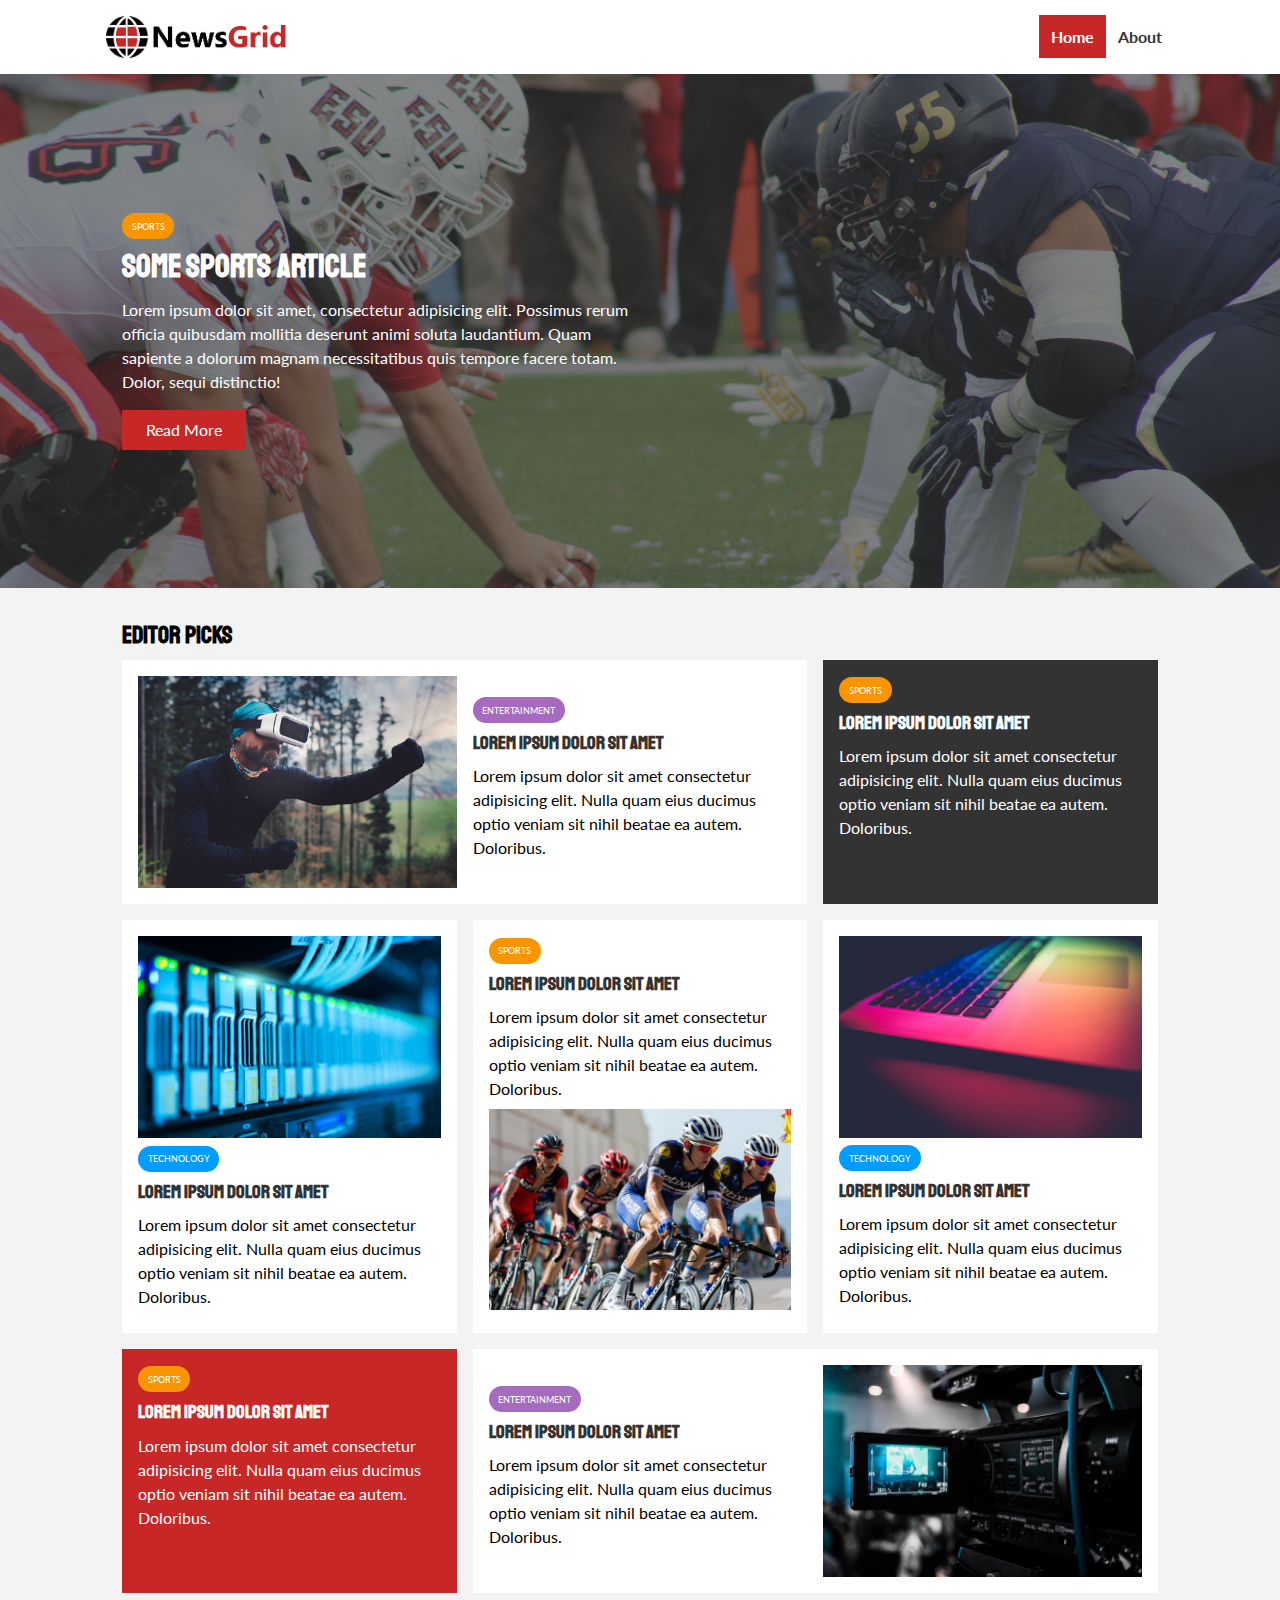
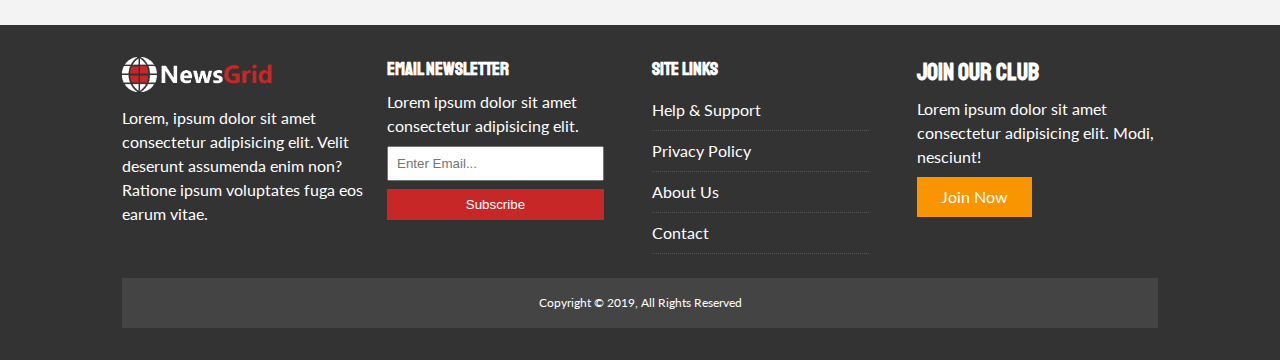
<file: newsgrid-by_Brad/index.html>
<!DOCTYPE html>
<html lang="en">
<head>
  <meta charset="UTF-8">
  <meta name="viewport" content="width=device-width, initial-scale=1.0">
  <meta http-equiv="X-UA-Compatible" content="ie=edge">
  <link rel="stylesheet" href="https://use.fontawesome.com/releases/v5.6.3/css/all.css" integrity="sha384-UHRtZLI+pbxtHCWp1t77Bi1L4ZtiqrqD80Kn4Z8NTSRyMA2Fd33n5dQ8lWUE00s/" crossorigin="anonymous">
  <link href="https://fonts.googleapis.com/css?family=Lato|Staatliches" rel="stylesheet">
  <link rel="stylesheet" href="css/style.css">
  <link rel="stylesheet" media="screen and (max-width: 768px)" href="css/mobile.css">
  <link rel="shortcut icon" type="image/x-icon" href="favicon.ico">
  <title>NewsGrid | Latest News</title>
</head>
<body>
  <nav id="main-nav">
    <div class="container">
      <img src="img/logo.png" alt="NewsGrid" class="logo">
      <div class="social">
        <a href="http://facebook.com" target="_blank"><i class="fab fa-facebook fa-2x"></i></a>
        <a href="http://twitter.com" target="_blank"><i class="fab fa-twitter fa-2x"></i></a>
        <a href="http://instagram.com" target="_blank"><i class="fab fa-instagram fa-2x"></i></a>
        <a href="http://youtube.com" target="_blank"><i class="fab fa-youtube fa-2x"></i></a>
      </div>
      <ul>
        <li><a class="current" href="index.html">Home</a></li>
        <li><a href="about.html">About</a></li>
      </ul>
    </div>
  </nav>

  <!-- Showcase -->
  <header id="showcase">
    <div class="container">
      <div class="showcase-container">
        <div class="showcase-content">
          <div class="category category-sports">Sports</div>
          <h1>Some Sports Article</h1>
          <p>Lorem ipsum dolor sit amet, consectetur adipisicing elit. Possimus rerum officia quibusdam mollitia deserunt animi soluta laudantium. Quam sapiente a dolorum magnam necessitatibus quis tempore facere totam. Dolor, sequi distinctio!</p>
          <a href="article.html" class="btn btn-primary">Read More</a>
        </div>
      </div>
    </div>
  </header>

  <!-- Home Articles -->
  <section id="home-articles" class="py-2">
    <div class="container">
        <h2>Editor Picks</h2>
        <div class="articles-container">
          <article class="card">
            <img src="img/articles/ent1.jpg" alt="">
            <div>
              <div class="category category-ent">Entertainment</div>
              <h3>
                <a href="article.html">Lorem ipsum dolor sit amet</a>
              </h3>
              <p>Lorem ipsum dolor sit amet consectetur adipisicing elit. Nulla quam eius ducimus optio veniam sit nihil beatae ea autem. Doloribus.</p>
            </div>
          </article>
          <article class="card bg-dark">
            <div class="category category-sports">Sports</div>
            <h3>
              <a href="article.html">Lorem ipsum dolor sit amet</a>
            </h3>
            <p>Lorem ipsum dolor sit amet consectetur adipisicing elit. Nulla quam eius ducimus optio veniam sit nihil beatae ea autem. Doloribus.</p>
          </article>
          <article class="card">
            <img src="img/articles/tech1.jpg" alt="">
            <div class="category category-tech">Technology</div>
            <h3>
              <a href="article.html">Lorem ipsum dolor sit amet</a>
            </h3>
            <p>Lorem ipsum dolor sit amet consectetur adipisicing elit. Nulla quam eius ducimus optio veniam sit nihil beatae ea autem. Doloribus.</p>
          </article>
          <article class="card">
            <div class="category category-sports">Sports</div>
            <h3>
              <a href="article.html">Lorem ipsum dolor sit amet</a>
            </h3>
            <p>Lorem ipsum dolor sit amet consectetur adipisicing elit. Nulla quam eius ducimus optio veniam sit nihil beatae ea autem. Doloribus.</p>
            <img src="img/articles/sports1.jpg" alt="">
          </article>
          <article class="card">
            <img src="img/articles/tech2.jpg" alt="">
            <div class="category category-tech">Technology</div>
            <h3>
              <a href="article.html">Lorem ipsum dolor sit amet</a>
            </h3>
            <p>Lorem ipsum dolor sit amet consectetur adipisicing elit. Nulla quam eius ducimus optio veniam sit nihil beatae ea autem. Doloribus.</p>
          </article>
          <article class="card bg-primary">
            <div class="category category-sports">Sports</div>
            <h3>
              <a href="article.html">Lorem ipsum dolor sit amet</a>
            </h3>
            <p>Lorem ipsum dolor sit amet consectetur adipisicing elit. Nulla quam eius ducimus optio veniam sit nihil beatae ea autem. Doloribus.</p>
          </article>
          <article class="card">
            <div>
              <div class="category category-ent">Entertainment</div>
              <h3>
                <a href="article.html">Lorem ipsum dolor sit amet</a>
              </h3>
              <p>Lorem ipsum dolor sit amet consectetur adipisicing elit. Nulla quam eius ducimus optio veniam sit nihil beatae ea autem. Doloribus.</p>
            </div>
            <img src="img/articles/ent2.jpg" alt="">
          </article>
        </div>
    </div>
  </section>

  <!-- Footer -->
  <footer id="main-footer" class="py-2">
    <div class="container footer-container">
      <div>
        <img src="img/logo_light.png" alt="NewsGrid">
        <p>Lorem, ipsum dolor sit amet consectetur adipisicing elit. Velit deserunt assumenda enim non? Ratione ipsum voluptates fuga eos earum vitae.</p>
      </div>
      <div>
        <h3>Email Newsletter</h3>
        <p>Lorem ipsum dolor sit amet consectetur adipisicing elit.</p>
        <form>
          <input type="email" placeholder="Enter Email...">
          <input type="submit" value="Subscribe" class="btn btn-primary">
        </form>
      </div>
      <div>
        <h3>Site Links</h3>
        <ul class="list">
          <li><a href="#">Help & Support</a></li>
          <li><a href="#">Privacy Policy</a></li>
          <li><a href="#">About Us</a></li>
          <li><a href="#">Contact</a></li>
        </ul>
      </div>
      <div>
        <h2>Join Our Club</h2>
        <p>Lorem ipsum dolor sit amet consectetur adipisicing elit. Modi, nesciunt!</p>
        <a href="#" class="btn btn-secondary">Join Now</a>
      </div>
      <div>
        <p>
          Copyright &copy; 2019, All Rights Reserved
        </p>
      </div>
    </div>
  </footer>

</body>
</html>
</file>
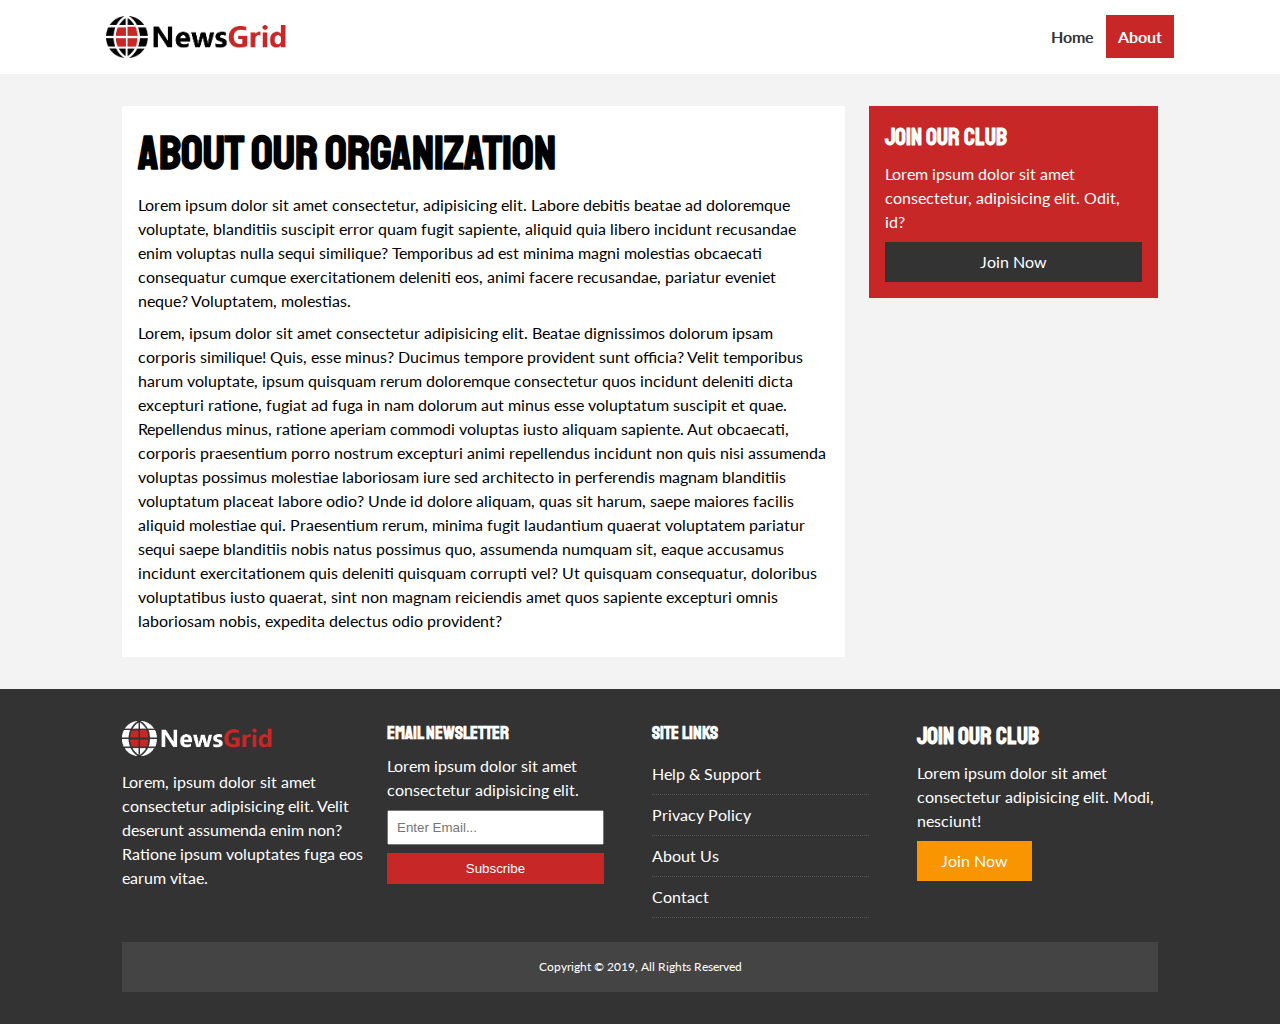
<file: newsgrid-by_Brad/about.html>
<!DOCTYPE html>
<html lang="en">
<head>
  <meta charset="UTF-8">
  <meta name="viewport" content="width=device-width, initial-scale=1.0">
  <meta http-equiv="X-UA-Compatible" content="ie=edge">
  <link rel="stylesheet" href="https://use.fontawesome.com/releases/v5.6.3/css/all.css" integrity="sha384-UHRtZLI+pbxtHCWp1t77Bi1L4ZtiqrqD80Kn4Z8NTSRyMA2Fd33n5dQ8lWUE00s/" crossorigin="anonymous">
  <link href="https://fonts.googleapis.com/css?family=Lato|Staatliches" rel="stylesheet">
  <link rel="stylesheet" href="css/style.css">
  <link rel="stylesheet" media="screen and (max-width: 768px)" href="css/mobile.css">
  <link rel="shortcut icon" type="image/x-icon" href="favicon.ico">
  <title>NewsGrid | About</title>
</head>
<body>
  <nav id="main-nav">
    <div class="container">
      <img src="img/logo.png" alt="NewsGrid" class="logo">
      <div class="social">
        <a href="http://facebook.com" target="_blank"><i class="fab fa-facebook fa-2x"></i></a>
        <a href="http://twitter.com" target="_blank"><i class="fab fa-twitter fa-2x"></i></a>
        <a href="http://instagram.com" target="_blank"><i class="fab fa-instagram fa-2x"></i></a>
        <a href="http://youtube.com" target="_blank"><i class="fab fa-youtube fa-2x"></i></a>
      </div>
      <ul>
        <li><a href="index.html">Home</a></li>
        <li><a class="current" href="about.html">About</a></li>
      </ul>
    </div>
  </nav>

  <section id="about">
    <div class="container">
      <div class="page-container">
        <article class="card">
          <h1 class="l-heading">About Our Organization</h1>
          <p>Lorem ipsum dolor sit amet consectetur, adipisicing elit. Labore debitis beatae ad doloremque voluptate, blanditiis suscipit error quam fugit sapiente, aliquid quia libero incidunt recusandae enim voluptas nulla sequi similique? Temporibus ad est minima magni molestias obcaecati consequatur cumque exercitationem deleniti eos, animi facere recusandae, pariatur eveniet neque? Voluptatem, molestias.</p>
          <p>Lorem, ipsum dolor sit amet consectetur adipisicing elit. Beatae dignissimos dolorum ipsam corporis similique! Quis, esse minus? Ducimus tempore provident sunt officia? Velit temporibus harum voluptate, ipsum quisquam rerum doloremque consectetur quos incidunt deleniti dicta excepturi ratione, fugiat ad fuga in nam dolorum aut minus esse voluptatum suscipit et quae. Repellendus minus, ratione aperiam commodi voluptas iusto aliquam sapiente. Aut obcaecati, corporis praesentium porro nostrum excepturi animi repellendus incidunt non quis nisi assumenda voluptas possimus molestiae laboriosam iure sed architecto in perferendis magnam blanditiis voluptatum placeat labore odio? Unde id dolore aliquam, quas sit harum, saepe maiores facilis aliquid molestiae qui. Praesentium rerum, minima fugit laudantium quaerat voluptatem pariatur sequi saepe blanditiis nobis natus possimus quo, assumenda numquam sit, eaque accusamus incidunt exercitationem quis deleniti quisquam corrupti vel? Ut quisquam consequatur, doloribus voluptatibus iusto quaerat, sint non magnam reiciendis amet quos sapiente excepturi omnis laboriosam nobis, expedita delectus odio provident?</p>
        </article>
        <aside class="card bg-primary">
          <h2>Join Our Club</h2>
          <p>Lorem ipsum dolor sit amet consectetur, adipisicing elit. Odit, id?</p>
          <a href="#" class="btn btn-dark btn-block">Join Now</a>
        </aside>
      </div>
    </div>
  </section>

  <!-- Footer -->
  <footer id="main-footer" class="py-2">
    <div class="container footer-container">
      <div>
        <img src="img/logo_light.png" alt="NewsGrid">
        <p>Lorem, ipsum dolor sit amet consectetur adipisicing elit. Velit deserunt assumenda enim non? Ratione ipsum voluptates fuga eos earum vitae.</p>
      </div>
      <div>
        <h3>Email Newsletter</h3>
        <p>Lorem ipsum dolor sit amet consectetur adipisicing elit.</p>
        <form>
          <input type="email" placeholder="Enter Email...">
          <input type="submit" value="Subscribe" class="btn btn-primary">
        </form>
      </div>
      <div>
        <h3>Site Links</h3>
        <ul class="list">
          <li><a href="#">Help & Support</a></li>
          <li><a href="#">Privacy Policy</a></li>
          <li><a href="#">About Us</a></li>
          <li><a href="#">Contact</a></li>
        </ul>
      </div>
      <div>
        <h2>Join Our Club</h2>
        <p>Lorem ipsum dolor sit amet consectetur adipisicing elit. Modi, nesciunt!</p>
        <a href="#" class="btn btn-secondary">Join Now</a>
      </div>
      <div>
        <p>
          Copyright &copy; 2019, All Rights Reserved
        </p>
      </div>
    </div>
  </footer>

</body>
</html>
</file>
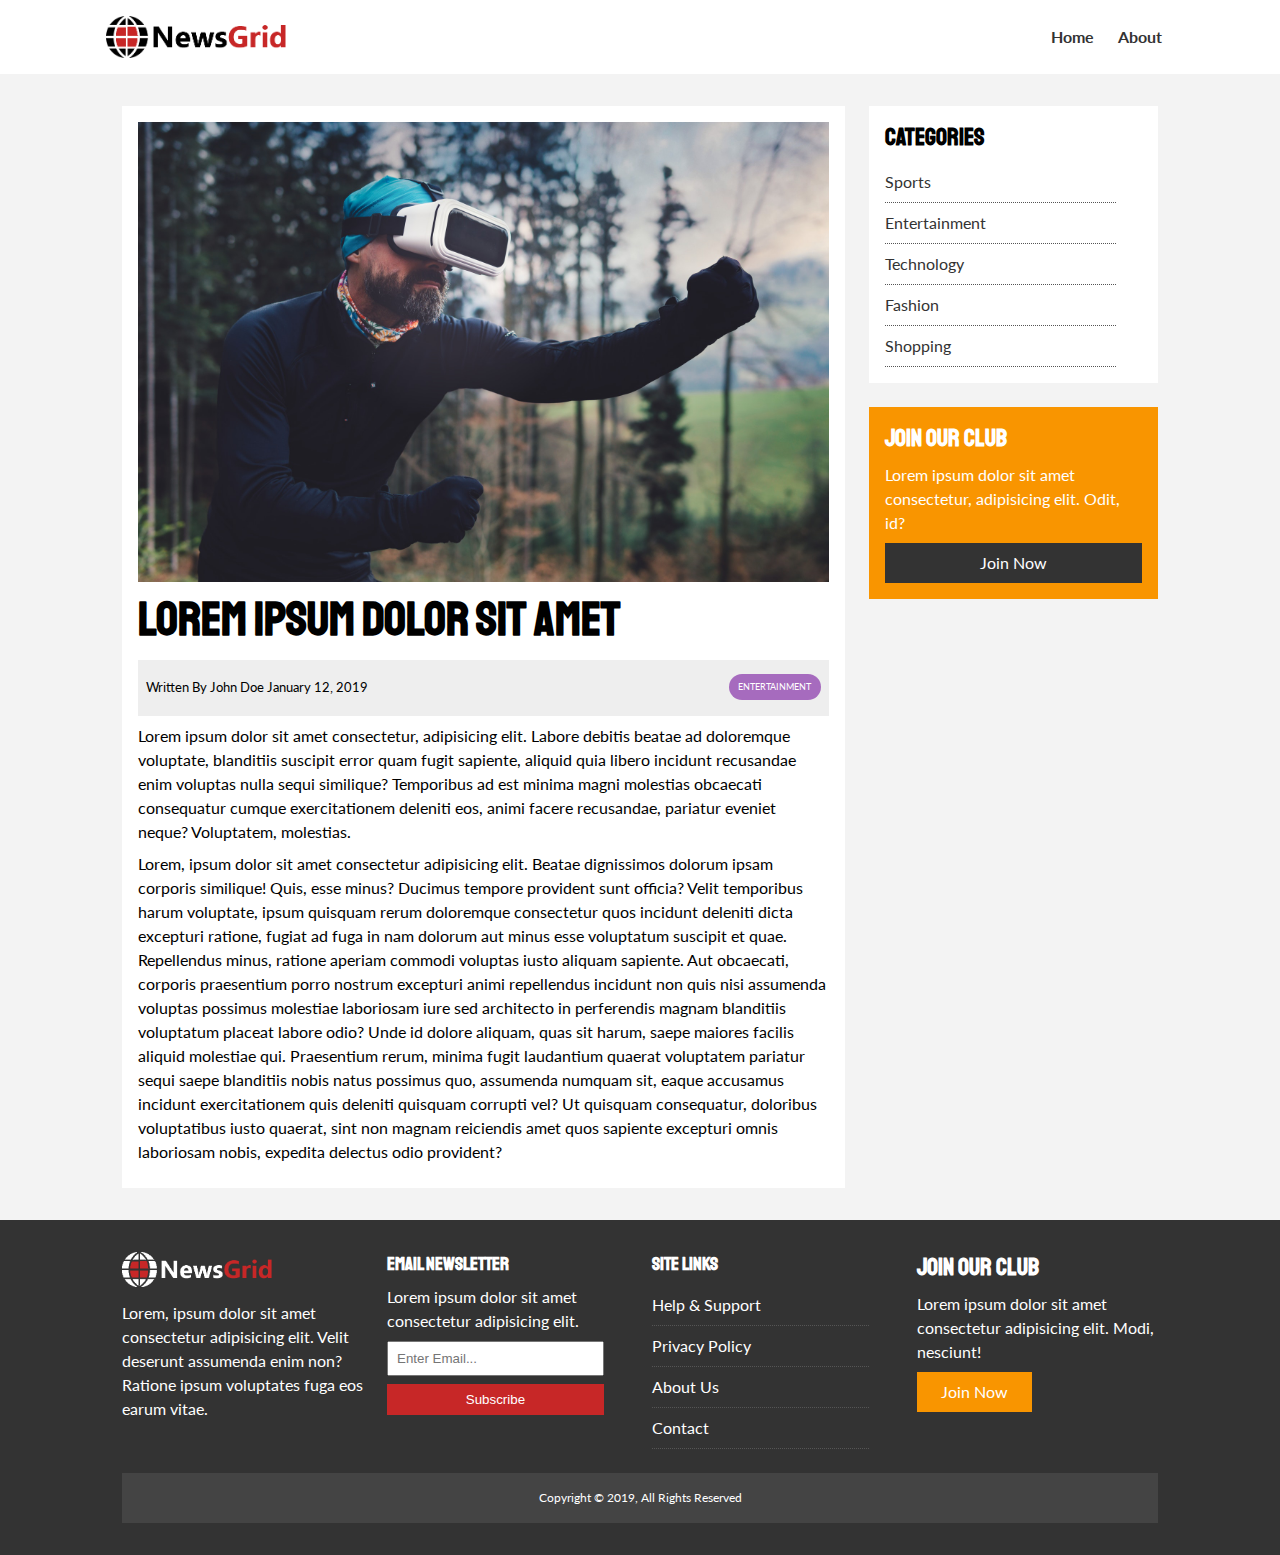
<file: newsgrid-by_Brad/article.html>
<!DOCTYPE html>
<html lang="en">
<head>
  <meta charset="UTF-8">
  <meta name="viewport" content="width=device-width, initial-scale=1.0">
  <meta http-equiv="X-UA-Compatible" content="ie=edge">
  <link rel="stylesheet" href="https://use.fontawesome.com/releases/v5.6.3/css/all.css" integrity="sha384-UHRtZLI+pbxtHCWp1t77Bi1L4ZtiqrqD80Kn4Z8NTSRyMA2Fd33n5dQ8lWUE00s/" crossorigin="anonymous">
  <link href="https://fonts.googleapis.com/css?family=Lato|Staatliches" rel="stylesheet">
  <link rel="stylesheet" href="css/style.css">
  <link rel="stylesheet" media="screen and (max-width: 768px)" href="css/mobile.css">
  <link rel="shortcut icon" type="image/x-icon" href="favicon.ico">
  <title>NewsGrid | Latest News</title>
</head>
<body>
  <nav id="main-nav">
    <div class="container">
      <img src="img/logo.png" alt="NewsGrid" class="logo">
      <div class="social">
        <a href="http://facebook.com" target="_blank"><i class="fab fa-facebook fa-2x"></i></a>
        <a href="http://twitter.com" target="_blank"><i class="fab fa-twitter fa-2x"></i></a>
        <a href="http://instagram.com" target="_blank"><i class="fab fa-instagram fa-2x"></i></a>
        <a href="http://youtube.com" target="_blank"><i class="fab fa-youtube fa-2x"></i></a>
      </div>
      <ul>
        <li><a href="index.html">Home</a></li>
        <li><a href="about.html">About</a></li>
      </ul>
    </div>
  </nav>

  <section id="article">
    <div class="container">
      <div class="page-container">
        <article class="card">
          <img src="img/articles/ent1.jpg" alt="">
          <h1 class="l-heading">Lorem ipsum dolor sit amet</h1>
          <div class="meta">
            <small>
              <i class="fas fa-user"></i> Written By John Doe January 12, 2019
            </small>
            <div class="category category-ent">Entertainment</div>
          </div>
          <p>Lorem ipsum dolor sit amet consectetur, adipisicing elit. Labore debitis beatae ad doloremque voluptate, blanditiis suscipit error quam fugit sapiente, aliquid quia libero incidunt recusandae enim voluptas nulla sequi similique? Temporibus ad est minima magni molestias obcaecati consequatur cumque exercitationem deleniti eos, animi facere recusandae, pariatur eveniet neque? Voluptatem, molestias.</p>
          <p>Lorem, ipsum dolor sit amet consectetur adipisicing elit. Beatae dignissimos dolorum ipsam corporis similique! Quis, esse minus? Ducimus tempore provident sunt officia? Velit temporibus harum voluptate, ipsum quisquam rerum doloremque consectetur quos incidunt deleniti dicta excepturi ratione, fugiat ad fuga in nam dolorum aut minus esse voluptatum suscipit et quae. Repellendus minus, ratione aperiam commodi voluptas iusto aliquam sapiente. Aut obcaecati, corporis praesentium porro nostrum excepturi animi repellendus incidunt non quis nisi assumenda voluptas possimus molestiae laboriosam iure sed architecto in perferendis magnam blanditiis voluptatum placeat labore odio? Unde id dolore aliquam, quas sit harum, saepe maiores facilis aliquid molestiae qui. Praesentium rerum, minima fugit laudantium quaerat voluptatem pariatur sequi saepe blanditiis nobis natus possimus quo, assumenda numquam sit, eaque accusamus incidunt exercitationem quis deleniti quisquam corrupti vel? Ut quisquam consequatur, doloribus voluptatibus iusto quaerat, sint non magnam reiciendis amet quos sapiente excepturi omnis laboriosam nobis, expedita delectus odio provident?</p>
        </article>

        <aside id="categories" class="card">
          <h2>Categories</h2>
          <ul class="list">
            <li><a href="#"><i class="fas fa-chevron-right"></i> Sports</a></li>
            <li><a href="#"><i class="fas fa-chevron-right"></i> Entertainment</a></li>
            <li><a href="#"><i class="fas fa-chevron-right"></i> Technology</a></li>
            <li><a href="#"><i class="fas fa-chevron-right"></i> Fashion</a></li>
            <li><a href="#"><i class="fas fa-chevron-right"></i> Shopping</a></li>
          </ul>
        </aside>

        <aside class="card bg-secondary">
          <h2>Join Our Club</h2>
          <p>Lorem ipsum dolor sit amet consectetur, adipisicing elit. Odit, id?</p>
          <a href="#" class="btn btn-dark btn-block">Join Now</a>
        </aside>
      </div>
    </div>
  </section>

  <!-- Footer -->
  <footer id="main-footer" class="py-2">
    <div class="container footer-container">
      <div>
        <img src="img/logo_light.png" alt="NewsGrid">
        <p>Lorem, ipsum dolor sit amet consectetur adipisicing elit. Velit deserunt assumenda enim non? Ratione ipsum voluptates fuga eos earum vitae.</p>
      </div>
      <div>
        <h3>Email Newsletter</h3>
        <p>Lorem ipsum dolor sit amet consectetur adipisicing elit.</p>
        <form>
          <input type="email" placeholder="Enter Email...">
          <input type="submit" value="Subscribe" class="btn btn-primary">
        </form>
      </div>
      <div>
        <h3>Site Links</h3>
        <ul class="list">
          <li><a href="#">Help & Support</a></li>
          <li><a href="#">Privacy Policy</a></li>
          <li><a href="#">About Us</a></li>
          <li><a href="#">Contact</a></li>
        </ul>
      </div>
      <div>
        <h2>Join Our Club</h2>
        <p>Lorem ipsum dolor sit amet consectetur adipisicing elit. Modi, nesciunt!</p>
        <a href="#" class="btn btn-secondary">Join Now</a>
      </div>
      <div>
        <p>
          Copyright &copy; 2019, All Rights Reserved
        </p>
      </div>
    </div>
  </footer>

</body>
</html>
</file>
<file: newsgrid-by_Brad/css/style.css>
:root {
  --primary-color: #c72727;
  --secondary-color: #f99500;
  --light-color: #f3f3f3;
  --dark-color: #333;
  --max-width: 1100px;
}

.category {
  --sports-color: #f99500;
  --ent-color: #a66bbe;
  --tech-color: #009cff;
}

* {
  margin: 0;
  padding: 0;
  box-sizing: border-box;
}

body {
  font-family: 'Lato', sans-serif;
  line-height: 1.5;
  background: var(--light-color);
}

a {
  color: #333;
  text-decoration: none;
}

ul {
  list-style: none;
}

p {
  margin: .5rem 0;
}

img {
  width: 100%;
}

h1, h2, h3, h4, h5, h6 {
  font-family: 'Staatliches', cursive;
  margin-bottom: .55rem;
  line-height: 1.3;
}

/* Utility */
.container {
  max-width: var(--max-width);
  margin: auto;
  padding: 0 2rem;
  overflow: hidden;
}

.category {
  display: inline-block;
  color: #fff;
  font-size: 0.55rem;
  text-transform: uppercase;
  padding: 0.4rem 0.6rem;
  border-radius: 15px;
  margin-bottom: 0.5rem;
}

.category-sports { background: var(--sports-color) }
.category-ent { background: var(--ent-color) }
.category-tech { background: var(--tech-color) }

.btn {
  display: inline-block;
  border: none;
  background: var(--dark-color);
  color: #fff;
  padding: 0.5rem 1.5rem;
}

.btn-light { background: var(--light-color) }
.btn-primary { background: var(--primary-color) }
.btn-secondary { background: var(--secondary-color) }

.btn-block {
  display: block;
  width: 100%;
  text-align: center;
}

.btn:hover {
  opacity: 0.9;
}

.card {
  background: #fff;
  padding: 1rem;
}

.bg-dark {
  background: var(--dark-color);
  color: #fff;
}

.bg-primary {
  background: var(--primary-color);
  color: #fff;
}

.bg-secondary {
  background: var(--secondary-color);
  color: #fff;
}

.bg-dark h1,
.bg-dark h2,
.bg-dark h3,
.bg-dark a,
.bg-primary h1,
.bg-primary h2,
.bg-primary h3,
.bg-primary a,
.bg-secondary h1,
.bg-secondary h2,
.bg-secondary h3,
.bg-secondary a {
  color: #fff;
}

.py-1 { padding: 1.5rem 0 }
.py-2 { padding: 2rem 0 }
.py-3 { padding: 3rem 0 }
.p-1 { padding: 1.5rem }
.p-2 { padding: 2rem }
.p-3 { padding: 3rem }

.l-heading {
  font-size: 3rem;
}

.list li {
  padding: .5rem 0;
  border-bottom: #555 dotted 1px;
  width: 90%;
}

.list li a:hover {
  color: var(--primary-color) !important;
}

/* Inner page grid container */
.page-container {
  display: grid;
  grid-template-columns: 5fr 2fr;
  margin: 2rem 0;
  grid-gap: 1.5rem;
}

.page-container > *:first-child {
  grid-row: 1 / span 3;
}

/* Navigation */
#main-nav {
  background: #fff;
  position: sticky;
  top: 0;
  z-index: 2;
}

#main-nav .container {
  display: grid;
  grid-template-columns: 6fr 3fr 2fr;
  padding: 1rem;
  align-items: center;
}

#main-nav .logo {
  width: 180px;
}

#main-nav ul {
  justify-self: end;
  display: flex;
}

#main-nav ul li a {
  padding: 0.75rem;
  font-weight: bold;
}

#main-nav ul li a.current {
  background: var(--primary-color);
  color: #fff;
}

#main-nav ul li a:hover {
  background: var(--light-color);
  color: var(--dark-color);
}

#main-nav .social {
  justify-self: center;
}

#main-nav .social i {
  color: #777;
  margin-right: .5rem;
}

/* Showcase */
#showcase {
  color: #fff;
  background: #333;
  padding: 2rem;
  position: relative;
}

#showcase:before {
  content: '';
  background: url('../img/featured.jpg') no-repeat center center/cover;
  position: absolute;
  top: 0;
  left: 0;
  width: 100%;
  height: 100%;
  opacity: 0.4;
}

#showcase .showcase-container {
  display: grid;
  grid-template-columns: repeat(2, 1fr);
  justify-content: center;
  align-items: center;
  height: 50vh;
}

#showcase .showcase-content {
  z-index: 1;
}

#showcase .showcase-content p {
  margin-bottom: 1rem;
}

/* Home Articles */
#home-articles .articles-container {
  display: grid;
  grid-template-columns: repeat(3, 1fr);
  grid-gap: 1rem;
}

#home-articles .articles-container > *:first-child,
#home-articles .articles-container > *:last-child {
  display: grid;
  grid-template-columns: repeat(2, 1fr);
  grid-gap: 1rem;
  align-items: center;
  grid-column: 1 / span 2;
}

#home-articles .articles-container > *:last-child {
  grid-column: 2 / span 2;
}

#article .meta {
  display: flex;
  justify-content: space-between;
  align-items: center;
  background: #eee;
  padding: 0.5rem;
}

#article .meta .category {
  margin-top: 0.4rem;
}

/* Footer */
#main-footer {
  background: var(--dark-color);
  color: #fff;
}

#main-footer img {
  width: 150px;
}

#main-footer a {
  color: #fff;
}

#main-footer .footer-container {
  display: grid;
  grid-template-columns: repeat(4, 1fr);
  grid-gap: 1.5rem;
}

#main-footer .footer-container > *:last-child {
  background: #444;
  grid-column: 1 / span 4;
  padding: .5rem;
  text-align: center;
  font-size: 0.75rem;
}

#main-footer .footer-container input[type='email'] {
  width: 90%;
  padding: 0.5rem;
  margin-bottom: 0.5rem;
}

#main-footer .footer-container input[type='submit'] {
  width: 90%;
}
</file>
<file: newsgrid-by_Brad/css/mobile.css>
/* Navigation */
#main-nav .social {
  display: none;
}

#main-nav .container {
  grid-template-columns: 1fr;
  grid-gap: 1.2rem;
}

#main-nav ul,
#main-nav .logo {
  justify-self: center;
}

#main-nav ul li a {
  padding: 0.50rem;
}

#home-articles .articles-container {
  grid-template-columns: repeat(2, 1fr);
}

#home-articles .articles-container > *:first-child,
#home-articles .articles-container > *:last-child {
  grid-template-columns: 1fr;
  grid-column: 1;
}

@media(max-width: 600px) {
  /* Stack Grid Items */
  #showcase .showcase-container,
  #home-articles .articles-container,
  #main-footer .footer-container {
    grid-template-columns: 1fr;
  }

  #main-footer .footer-container > *:last-child {
    grid-column: 1;
  }

  #main-footer .footer-container > *:first-child,
  #main-footer .footer-container > *:nth-child(2){
    border-bottom: #444 dotted 1px;
    padding-bottom: 1rem;
  }

  .page-container {
    grid-template-columns: 1fr;
    text-align: center;
  }

  .page-container > *:first-child {
    grid-row: 1;
  }

  .l-heading {
    font-size: 2rem;
  }
}
</file>
